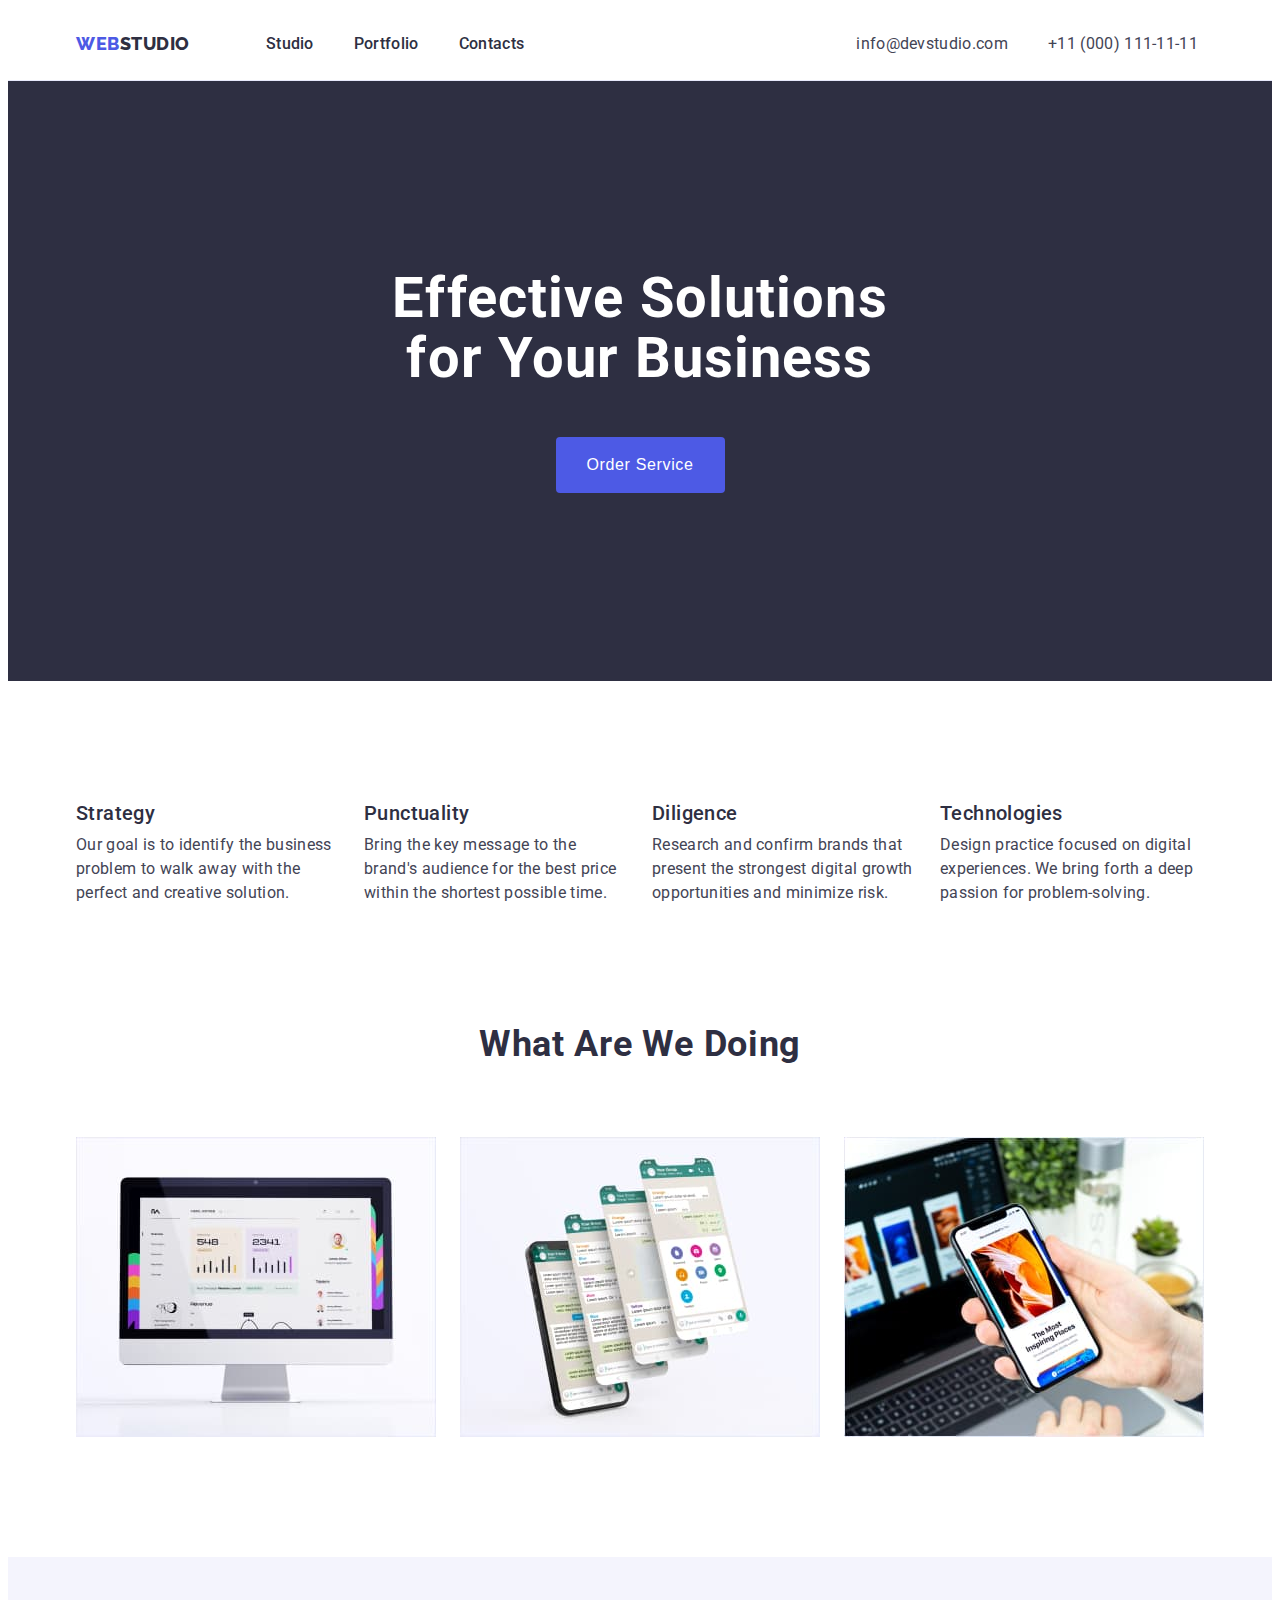
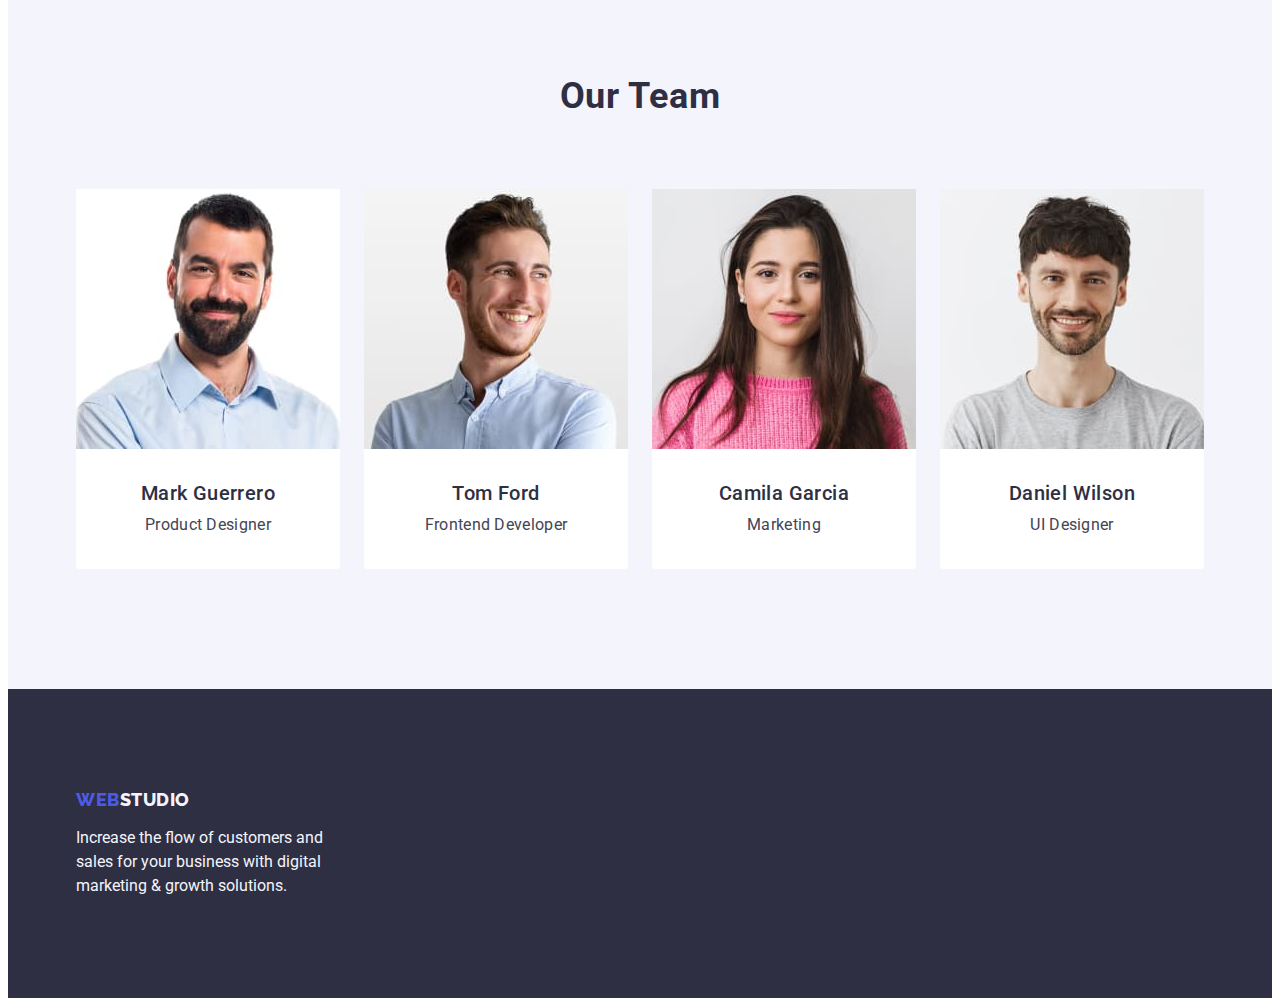
<file: index.html>
<!DOCTYPE html>
<html lang="en">
  <head>
    <meta charset="UTF-8" />
    <meta http-equiv="X-UA-Compatible" content="IE=edge" />
    <meta name="viewport" content="width=device-width, initial-scale=1.0" />
    <title>Document</title>
    <link rel="preconnect" href="https://fonts.googleapis.com" />
    <link rel="preconnect" href="https://fonts.gstatic.com" crossorigin />
    <link
      href="https://fonts.googleapis.com/css2?family=Raleway:wght@800&family=Roboto:wght@400;500;700;900&display=swap"
      rel="stylesheet"
    />
    <link
      rel="stylesheet"
      href="https://cdnjs.cloudflare.com/ajax/libs/modern-normalize/1.1.0/modern-normalize.min.css"
      integrity="sha512-wpPYUAdjBVSE4KJnH1VR1HeZfpl1ub8YT/NKx4PuQ5NmX2tKuGu6U/JRp5y+Y8XG2tV+wKQpNHVUX03MfMFn9Q=="
      crossorigin="anonymous"
      referrerpolicy="no-referrer"
    />
    <link rel="stylesheet" href="./css/style.css" />
  </head>
  <body>
    <header class="header">
      <div class="header-container container">
        <nav class="header-nav list">
          <a class="link logo" href="./index.html"
            >Web<span class="logo-part">Studio</span></a
          >
          <ul class="header-nav-menu list">
            <li><a class="link nav-link" href="./index.html">Studio</a></li>
            <li>
              <a class="link nav-link" href="./portfolio.html">Portfolio</a>
            </li>
            <li><a class="link nav-link" href="">Contacts</a></li>
          </ul>
        </nav>
        <address class="adress">
          <ul class="adress-list list">
            <li>
              <a
                class="link nav-link info-link"
                href="mailto:info@devstudio.com"
                >info@devstudio.com</a
              >
            </li>
            <li>
              <a class="link nav-link info-link" href="tel:+110001111111"
                >+11 (000) 111-11-11
              </a>
            </li>
          </ul>
        </address>
      </div>
    </header>

    <main>
      <section class="title">
        <div class="container">
          <h1 class="text-title">Effective Solutions for Your Business</h1>
          <button type="button" class="button btn-order">Order Service</button>
        </div>
      </section>
      <section id="about" class="about">
        <div class="container">
          <h2 hidden class="visually-hidden">Preferences</h2>
          <ul class="about-list list">
            <li class="about-list-item">
              <h3 class="about-title">Strategy</h3>
              <p class="about-text">
                Our goal is to identify the business problem to walk away with
                the perfect and creative solution.
              </p>
            </li>
            <li class="about-list-item">
              <h3 class="about-title">Punctuality</h3>
              <p class="about-text">
                Bring the key message to the brand's audience for the best price
                within the shortest possible time.
              </p>
            </li>
            <li class="about-list-item">
              <h3 class="about-title">Diligence</h3>
              <p class="about-text">
                Research and confirm brands that present the strongest digital
                growth opportunities and minimize risk.
              </p>
            </li>
            <li class="about-list-item">
              <h3 class="about-title">Technologies</h3>
              <p class="about-text">
                Design practice focused on digital experiences. We bring forth a
                deep passion for problem-solving.
              </p>
            </li>
          </ul>
        </div>
      </section>
      <section id="services" class="services">
        <div class="container">
          <h2 class="headline">What are we doing</h2>
          <ul class="services-list list">
            <li class="services-list-img">
              <img
                src="./images/services/img1.jpg"
                alt="programming"
                width="360"
              />
            </li>
            <li class="services-list-img">
              <img src="./images/services/img2.jpg" alt="design" width="360" />
            </li>
            <li class="services-list-img">
              <img
                src="./images/services/img3.jpg"
                alt="graphic design"
                width="360"
              />
            </li>
          </ul>
        </div>
      </section>
      <section id="our-team" class="our-team">
        <div class="container">
          <h2 class="headline">Our Team</h2>
          <ul class="card-team-list list">
            <li class="card-team-item">
              <img
                src="./images/our-team/img1.jpg"
                alt="Product Designer"
                width="264"
              />
              <div class="worker">
                <h3 class="about-title worker-name">Mark Guerrero</h3>
                <p class="team-description worker-job">Product Designer</p>
              </div>
            </li>
            <li class="card-team-item">
              <img
                src="./images/our-team/img2.jpg"
                alt="Frontend Developer"
                width="264"
              />
              <div class="worker">
                <h3 class="about-title worker-name">Tom Ford</h3>
                <p class="team-description worker-job">Frontend Developer</p>
              </div>
            </li>
            <li class="card-team-item">
              <img
                src="./images/our-team/img3.jpg"
                alt="Marketing"
                width="264"
              />
              <div class="worker">
                <h3 class="about-title worker-name">Camila Garcia</h3>
                <p class="team-description worker-job">Marketing</p>
              </div>
            </li>
            <li class="card-team-item">
              <img
                src="./images/our-team/img4.jpg"
                alt="UI Designer"
                width="264"
              />
              <div class="worker">
                <h3 class="about-title worker-name">Daniel Wilson</h3>
                <p class="team-description worker-job">UI Designer</p>
              </div>
            </li>
          </ul>
        </div>
      </section>
    </main>
    <footer class="footer">
      <div class="container">
        <a class="link logo footer-logo" href="./index.html"
          >Web<span class="logo-part-footer">Studio</span></a
        >
        <p class="info-footer">
          Increase the flow of customers and sales for your business with
          digital marketing & growth solutions.
        </p>
      </div>
    </footer>
  </body>
</html>
</file>
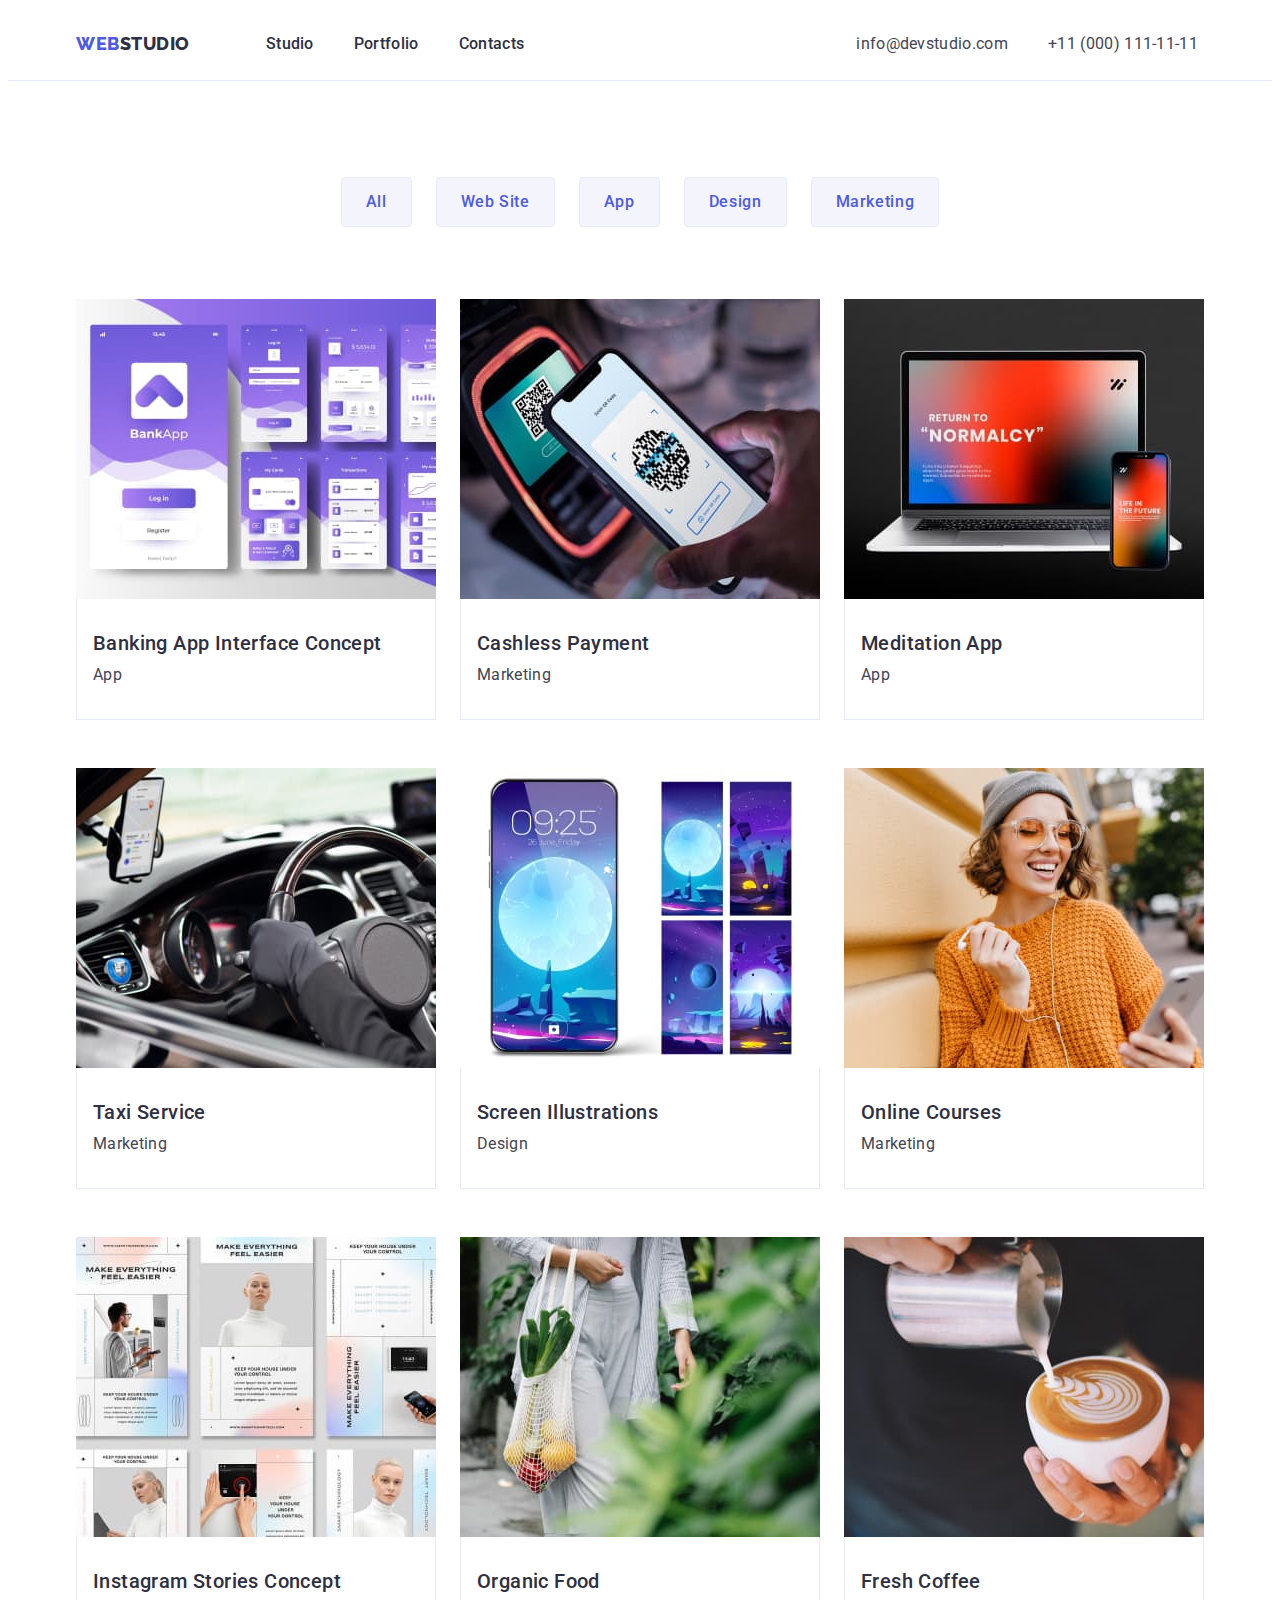
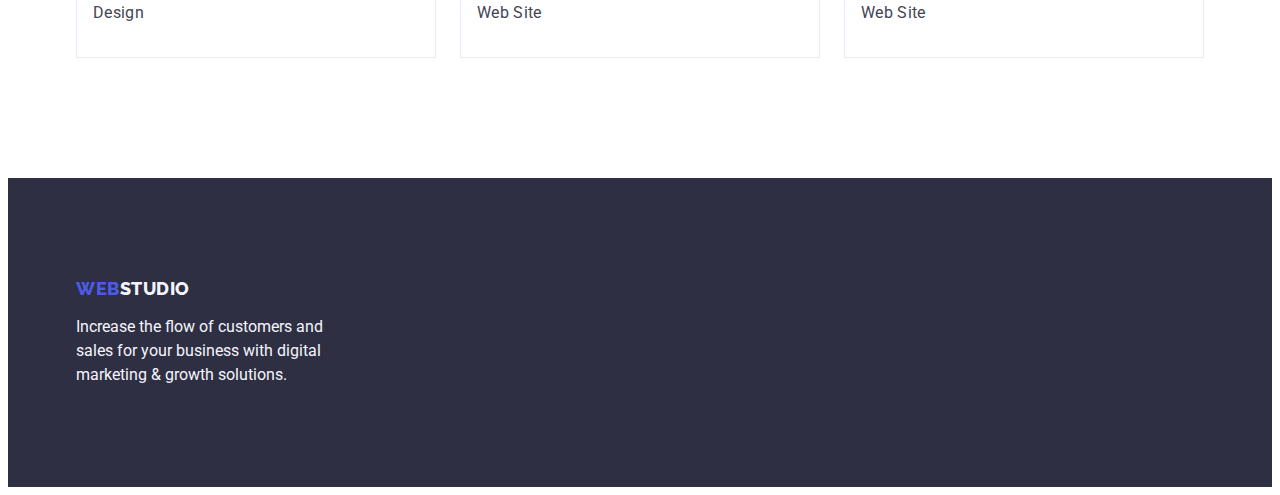
<file: portfolio.html>
<!DOCTYPE html>
<html lang="en">
  <head>
    <meta charset="UTF-8" />
    <meta http-equiv="X-UA-Compatible" content="IE=edge" />
    <meta name="viewport" content="width=device-width, initial-scale=1.0" />
    <title>Document</title>
    <link rel="preconnect" href="https://fonts.googleapis.com" />
    <link rel="preconnect" href="https://fonts.gstatic.com" crossorigin />
    <link
      href="https://fonts.googleapis.com/css2?family=Raleway:wght@800&family=Roboto:wght@400;500;700;900&display=swap"
      rel="stylesheet"
    />
    <link
      rel="stylesheet"
      href="https://cdnjs.cloudflare.com/ajax/libs/modern-normalize/1.1.0/modern-normalize.min.css"
      integrity="sha512-wpPYUAdjBVSE4KJnH1VR1HeZfpl1ub8YT/NKx4PuQ5NmX2tKuGu6U/JRp5y+Y8XG2tV+wKQpNHVUX03MfMFn9Q=="
      crossorigin="anonymous"
      referrerpolicy="no-referrer"
    />
    <link rel="stylesheet" href="./css/style.css" />
  </head>
  <body>
    <header class="header">
      <div class="header-container container">
        <nav class="header-nav list">
          <a class="link logo" href="./index.html"
            >Web<span class="logo-part">Studio</span></a
          >
          <ul class="header-nav-menu list">
            <li><a class="link nav-link" href="./index.html">Studio</a></li>
            <li>
              <a class="link nav-link" href="./portfolio.html">Portfolio</a>
            </li>
            <li><a class="link nav-link" href="">Contacts</a></li>
          </ul>
        </nav>
        <address class="adress">
          <ul class="adress-list list">
            <li>
              <a
                class="link nav-link info-link"
                href="mailto:info@devstudio.com"
                >info@devstudio.com</a
              >
            </li>
            <li>
              <a class="link nav-link info-link" href="tel:+110001111111"
                >+11 (000) 111-11-11
              </a>
            </li>
          </ul>
        </address>
      </div>
    </header>
    <main>
      <section class="filter">
        <div class="container">
          <h1 hidden class="visually-hidden">Портфоліо</h1>
          <ul class="filter-list list">
            <li>
              <button class="button btn-filter" type="button">All</button>
            </li>
            <li>
              <button class="button btn-filter" type="button">Web Site</button>
            </li>
            <li>
              <button class="button btn-filter" type="button">App</button>
            </li>
            <li>
              <button class="button btn-filter" type="button">Design</button>
            </li>
            <li>
              <button class="button btn-filter" type="button">Marketing</button>
            </li>
          </ul>
          <ul class="project-list list">
            <li class="card-project">
              <a class="link card-project-link" href="">
                <img
                  src="./images/filter-all/img1.jpg"
                  alt="Banking App Interface Concept"
                  width="360"
                />
                <div class="card-project-description">
                  <h2 class="card-title">Banking App Interface Concept</h2>
                  <p class="card-description">App</p>
                </div></a
              >
            </li>
            <li class="card-project">
              <a class="link card-project-link" href="">
                <img
                  src="./images/filter-all/img2.jpg"
                  alt="Cashless Payment"
                  width="360"
                />
                <div class="card-project-description">
                  <h2 class="card-title">Cashless Payment</h2>
                  <p class="card-description">Marketing</p>
                </div>
              </a>
            </li>
            <li class="card-project">
              <a class="link card-project-link" href="">
                <img
                  src="./images/filter-all/img3.jpg"
                  alt="Meditation App"
                  width="360"
                />
                <div class="card-project-description">
                  <h2 class="card-title">Meditation App</h2>
                  <p class="card-description">App</p>
                </div></a
              >
            </li>
            <li class="card-project">
              <a class="link card-project-link" href="">
                <img
                  src="./images/filter-all/img4.jpg"
                  alt="Taxi Service"
                  width="360"
                />
                <div class="card-project-description">
                  <h2 class="card-title">Taxi Service</h2>
                  <p class="card-description">Marketing</p>
                </div></a
              >
            </li>
            <li class="card-project">
              <a class="link card-project-link" href="">
                <img
                  src="./images/filter-all/img5.jpg"
                  alt="Screen Illustrations"
                  width="360"
                />
                <div class="card-project-description">
                  <h2 class="card-title">Screen Illustrations</h2>
                  <p class="card-description">Design</p>
                </div></a
              >
            </li>
            <li class="card-project">
              <a class="link card-project-link" href="">
                <img
                  src="./images/filter-all/img6.jpg"
                  alt="Online Courses"
                  width="360"
                />
                <div class="card-project-description">
                  <h2 class="card-title">Online Courses</h2>
                  <p class="card-description">Marketing</p>
                </div></a
              >
            </li>
            <li class="card-project">
              <a class="link card-project-link" href="">
                <img
                  src="./images/filter-all/img7.jpg"
                  alt="Instagram Stories Concept"
                  width="360"
                />
                <div class="card-project-description">
                  <h2 class="card-title">Instagram Stories Concept</h2>
                  <p class="card-description">Design</p>
                </div></a
              >
            </li>
            <li class="card-project">
              <a class="link card-project-link" href="">
                <img
                  src="./images/filter-all/img8.jpg"
                  alt="Organic Food"
                  width="360"
                />
                <div class="card-project-description">
                  <h2 class="card-title">Organic Food</h2>
                  <p class="card-description">Web Site</p>
                </div></a
              >
            </li>
            <li class="card-project">
              <a class="link card-project-link" href="">
                <img
                  src="./images/filter-all/img9.jpg"
                  alt="Fresh Coffee"
                  width="360"
                />
                <div class="card-project-description">
                  <h2 class="card-title">Fresh Coffee</h2>
                  <p class="card-description">Web Site</p>
                </div></a
              >
            </li>
          </ul>
        </div>
      </section>
    </main>
    <footer class="footer">
      <div class="container">
        <a class="link logo footer-logo" href="./index.html"
          >Web<span class="logo-part-footer">Studio</span></a
        >
        <p class="info-footer">
          Increase the flow of customers and sales for your business with
          digital marketing & growth solutions.
        </p>
      </div>
    </footer>
  </body>
</html>
</file>
<file: css/style.css>
:root {
  --main-light-color: #ffffff;
  --main-font-color: #2e2f42;
  --secondary-font-color: #434455;
  --light-font-color: #f4f4fd;
  --accent-color: #404bbf;
  --logo-color: #4d5ae5;
  --bg-color: #f5f4fa;
  --border-color: #f5f4fa;
  --bg-secondary-color: #e7e9fc;
}

html {
  box-sizing: border-box;
}
*,
*::before,
*::after {
  box-sizing: inherit;
}

h1,
h2,
h3,
h4,
h5,
h6,
p,
ul {
  margin: 0;
  padding-inline-start: 0;
}
img {
  display: block;
}
body {
  background-color: var(--main-light-color);
  color: var(--secondary-font-color);
  font-family: "Roboto", sans-serif;
  line-height: 1.5;
  font-size: 16px;
}

.container {
  width: 1158px;
  margin: 0 auto;
  padding: 0 15px;
}

.link {
  text-decoration: none;
}
.list {
  list-style: none;
}
.header {
  border-bottom: 1px solid var(--bg-secondary-color);
}
.header-container {
  display: flex;
  align-items: center;
}
.header-nav {
  display: flex;
  align-items: center;
}
.header-nav-menu {
  display: flex;
  flex-direction: row;
  gap: 40px;
}
.logo {
  font-family: "Raleway", sans-serif;
  font-weight: 800;
  font-size: 18px;
  line-height: 1.17;
  letter-spacing: 0.03em;
  text-transform: uppercase;
  color: var(--logo-color);
  margin-right: 76px;
}
.logo-part {
  color: var(--main-font-color);
}

.nav-link {
  font-weight: 500;
  color: var(--main-font-color);
  letter-spacing: 0.02em;
  display: flex;
  padding: 24px 0;
}

.info-link {
  color: var(--secondary-font-color);
  letter-spacing: 0.02em;
  font-weight: 400;
}

.adress {
  display: flex;
  margin-left: 332px;
}
.adress-list {
  font-style: normal;
  display: flex;
  gap: 40px;
}
.nav-link:hover,
.nav-link:focus {
  color: var(--accent-color);
}

.button {
  cursor: pointer;
  font-weight: 500;
  font-size: 16px;
  line-height: 1.5;
  letter-spacing: 0.04em;
  display: block;
  border: none;
  margin: 0 auto;
  border-radius: 4px;
}
.btn-order {
  min-width: 169px;
  height: 56px;
  color: var(--main-light-color);
  background-color: var(--logo-color);
  border-color: var(--accent-color);
}
.button:hover,
.button:focus {
  background: var(--accent-color);
}
.btn-filter {
  background: var(--light-font-color);
  border: 1px solid var(--bg-secondary-color);
  text-align: center;
  color: var(--logo-color);
  font-family: inherit;
  padding: 12px 24px;
}
.btn-filter:active,
.btn-filter:focus,
.btn-filter:hover {
  color: var(--main-light-color);
  background: var(--accent-color);
  border: 1px solid transparent;
}
.title {
  background-color: var(--main-font-color);
  padding: 188px 0;
}
.visually-hidden {
  position: absolute;
  white-space: nowrap;
  width: 1px;
  height: 1px;
  overflow: hidden;
  border: 0;
  padding: 0;
  clip: rect(0 0 0 0);
  clip-path: inset(50%);
  margin: -1px;
  letter-spacing: 0.03em;
}
.text-title {
  font-weight: 700;
  font-size: 56px;
  line-height: 1.07;
  text-align: center;
  letter-spacing: 0.02em;
  color: var(--main-light-color);
  max-width: 496px;
  text-align: center;
  margin: 0 auto;
  margin-bottom: 48px;
}

.about {
  padding: 120px 0;
}
.about-list {
  display: flex;
}
.about-list-item {
  width: 264px;
  margin-right: 24px;
}
.about-list-item:last-child {
  margin-right: 0;
}
.about-title {
  font-weight: 500;
  font-size: 20px;
  line-height: 1.2;
  color: var(--main-font-color);
  letter-spacing: 0.02em;
  margin-bottom: 8px;
}
.about-text {
  line-height: 1.5;
  color: var(--secondary-font-color);
  letter-spacing: 0.02em;
}

.services {
  padding-bottom: 120px;
}

.services-list {
  display: flex;
  gap: 24px;
}

.services-list-img {
  width: 360px;
}
.card-title {
  font-weight: 500;
  font-size: 20px;
  line-height: 1.2;
  color: var(--main-font-color);
  letter-spacing: 0.02em;
  margin-bottom: 8px;
}
.card-description {
  font-size: 16;
  line-height: 1.5;
  color: var(--secondary-font-color);
  letter-spacing: 0.02em;
}
.our-team {
  background-color: var(--light-font-color);
  padding: 120px 0;
}
.card-team-list {
  display: flex;
  gap: 24px;
}
.card-team-item {
  background-color: var(--main-light-color);
  font-size: 20px;
  line-height: 1.2;
  letter-spacing: 0.02em;
  color: var(--main-font-color);
  width: 264px;
  border-radius: 0px 0px 4px 4px;
}
.worker {
  padding: 32px 16px;
}
.worker-name {
  text-align: center;
  margin-bottom: 8px;
}
.worker-job {
  text-align: center;
}
.team-description {
  font-size: 16px;
  letter-spacing: 0.02em;
  color: var(--secondary-font-color);
  line-height: 1.5;
  font-weight: 400;
}
.headline {
  font-weight: 700;
  font-size: 36px;
  line-height: 1.11;
  text-align: center;
  letter-spacing: 0.02em;
  text-transform: capitalize;
  color: var(--main-font-color);
  margin-bottom: 72px;
}

.filter {
  padding: 96px 0 120px;
}
.filter-list {
  display: flex;
  justify-content: center;
  gap: 24px;
  margin-bottom: 72px;
}

.project-list {
  display: flex;
  flex-wrap: wrap;
  column-gap: 24px;
  row-gap: 48px;
}
.card-project {
  width: 360px;
}
.card-project-description {
  padding: 32px 16px;
  border: 1px solid var(--bg-secondary-color);
  border-top: none;
}
.footer {
  background: var(--main-font-color);
  padding: 100px 0;
}
.footer-logo {
  display: inline-block;
  margin-bottom: 16px;
  margin-right: 0px;
}
.logo-part-footer {
  color: var(--light-font-color);
}
.info-footer {
  line-height: 1.5;
  color: var(--light-font-color);
  font-style: normal;
  width: 264px;
}
</file>
